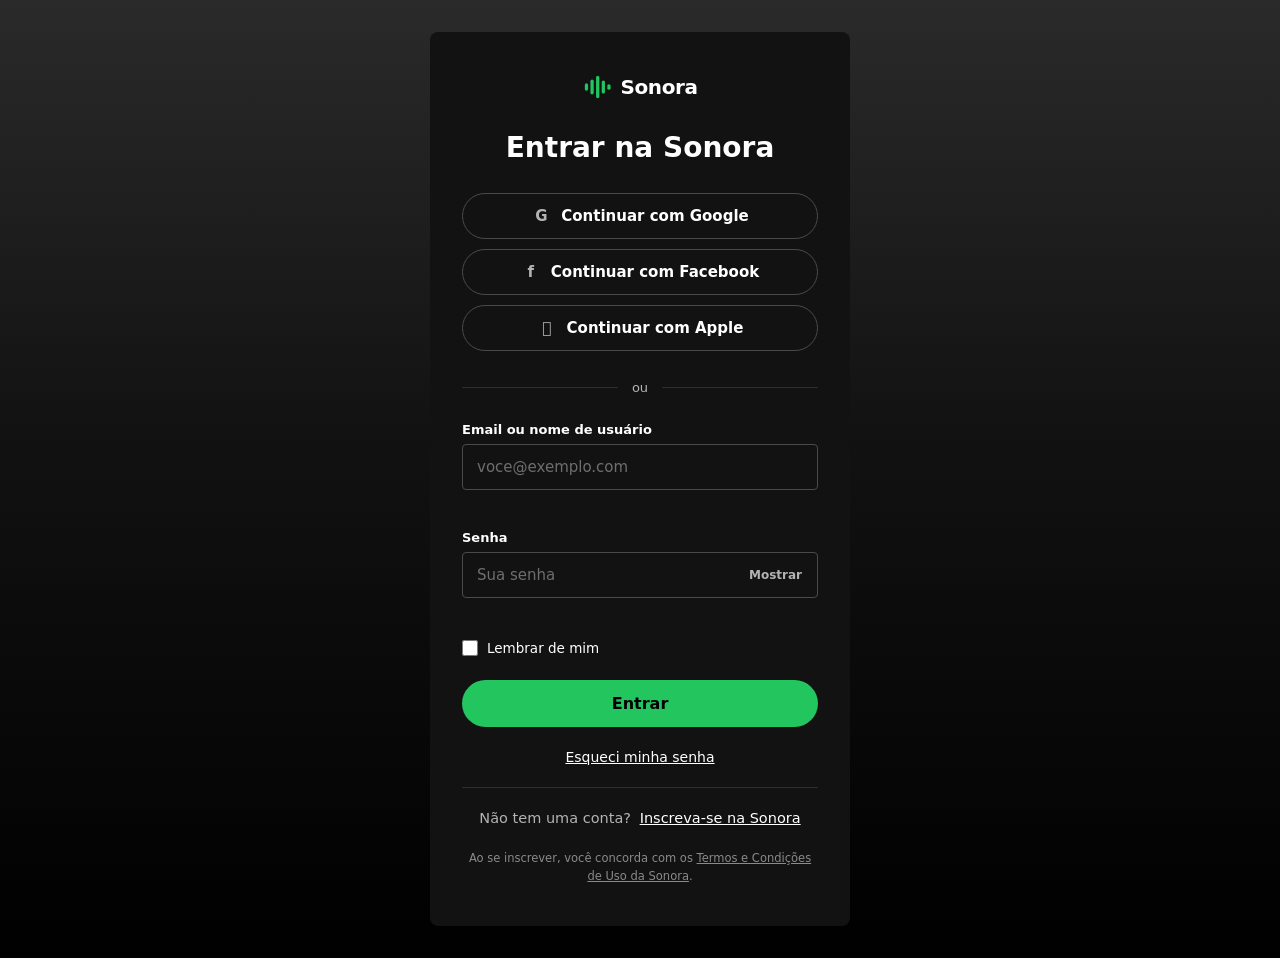
<file: index.html>
<!DOCTYPE html>
<html lang="pt-BR">
<head>
    <meta charset="UTF-8">
    <meta name="viewport" content="width=device-width, initial-scale=1.0">
    <title>Entrar - Sonora</title>
    <link rel="stylesheet" href="login.css">
</head>
<body>

  <main class="cartao">

    <header class="topo">
        <svg class="marca-icone" viewBox="0 0 32 32" aria-hidden="true">
            <rect x="3" y="12" width="3.5" height="8" rx="1.75"/>
            <rect x="9" y="8" width="3.5" height="16" rx="1.75"/>
            <rect x="15" y="4" width="3.5" height="24" rx="1.75"/>
            <rect x="21" y="9" width="3.5" height="14" rx="1.75"/>
            <rect x="27" y="13" width="3.5" height="6" rx="1.75"/>
        </svg>
        <span class="marca-nome">Sonora</span>
    </header>

    <h1>Entrar na Sonora</h1>

    <div class="sociais">
      <button type="button" class="social"><span class="icone">G</span>Continuar com Google</button>
      <button type="button" class="social"><span class="icone">f</span>Continuar com Facebook</button>
      <button type="button" class="social"><span class="icone">&#63743;</span>Continuar com Apple</button>
    </div>

    <div class="divisor"><span>ou</span></div>

    <form id="formulario" novalidate>

      <div class="campo">
        <label for="email">Email ou nome de usuário</label>
        <input type="email" id="email" placeholder="voce@exemplo.com" autocomplete="username">
        <p class="erro" id="erro-email"></p>
      </div>

      <div class="campo">
        <label for="senha">Senha</label>
        <div class="senha-caixa">
          <input type="password" id="senha" placeholder="Sua senha" autocomplete="current-password">
          <button type="button" class="olho" id="olho">Mostrar</button>
        </div>
        <p class="erro" id="erro-senha"></p>
      </div>

      <label class="lembrar">
        <input type="checkbox" id="lembrar">
        <span>Lembrar de mim</span>
      </label>

      <button type="submit" class="entrar">Entrar</button>

    </form>

    <a class="esqueci" href="#">Esqueci minha senha</a>

    <div class="rodape">
        <span>Não tem uma conta?</span>
        <a href="#">Inscreva-se na Sonora</a>
    </div>

    <p class="politica">Ao se inscrever, você concorda com os <a href="#">Termos e Condições de Uso da Sonora</a>.</p>

  </main>

  <script src="login.js"></script>
</body>
</html>
</file>
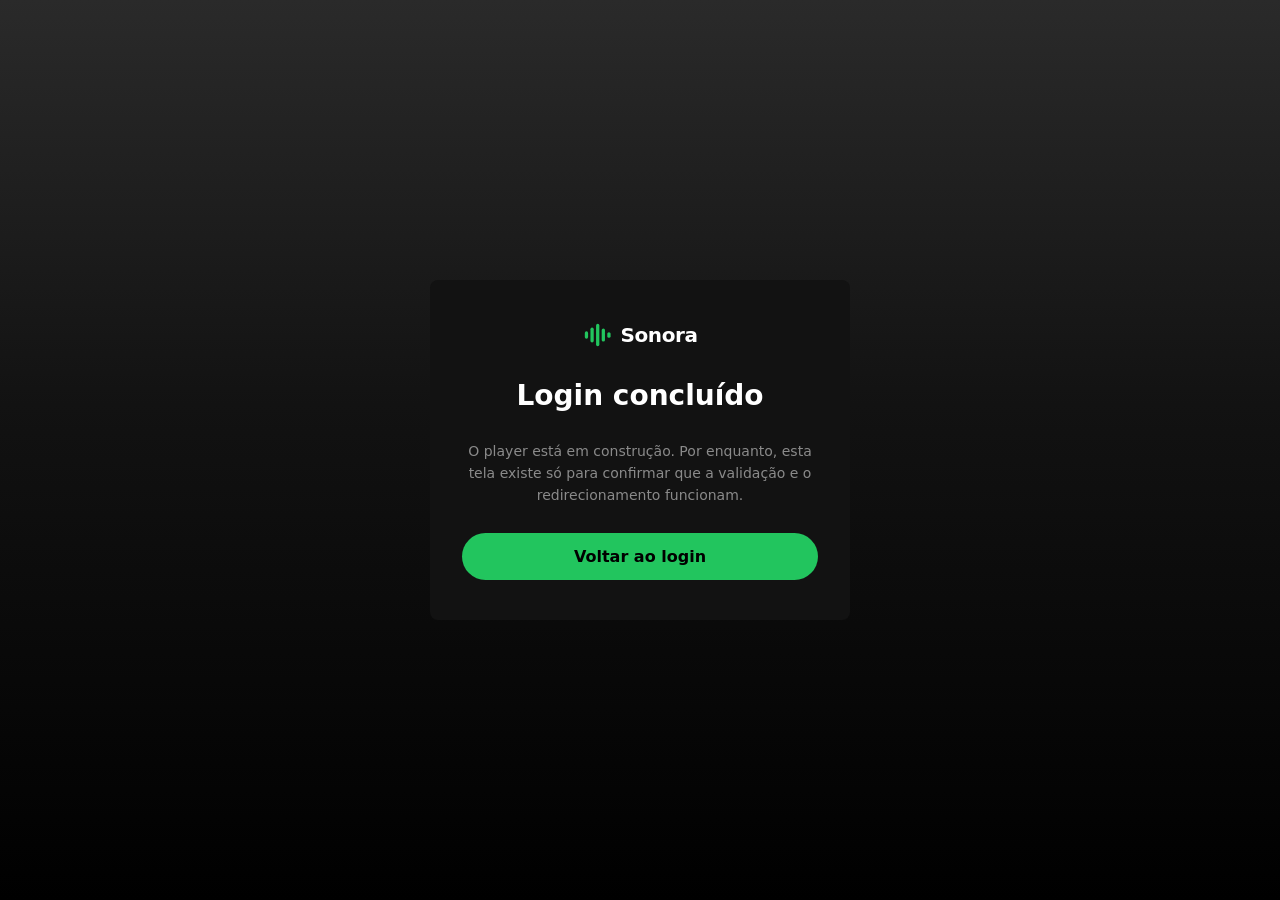
<file: app.html>
<!DOCTYPE html>
<html lang="pt-BR">
<head>
    <meta charset="UTF-8">
    <meta name="viewport" content="width=device-width, initial-scale=1.0">
    <title>Sonora</title>
    <link rel="stylesheet" href="login.css">
</head>
<body>
  <main class="cartao">
    <header class="topo">
        <svg class="marca-icone" viewBox="0 0 32 32" aria-hidden="true">
            <rect x="3" y="12" width="3.5" height="8" rx="1.75"/>
            <rect x="9" y="8" width="3.5" height="16" rx="1.75"/>
            <rect x="15" y="4" width="3.5" height="24" rx="1.75"/>
            <rect x="21" y="9" width="3.5" height="14" rx="1.75"/>
            <rect x="27" y="13" width="3.5" height="6" rx="1.75"/>
        </svg>
        <span class="marca-nome">Sonora</span>
    </header>

    <h1>Login concluído</h1>

    <p class="politica" style="font-size: 14px; margin-bottom: 26px;">
        O player está em construção. Por enquanto, esta tela existe só
        para confirmar que a validação e o redirecionamento funcionam.
    </p>

    <a class="entrar" href="index.html"
       style="display: block; text-decoration: none; text-align: center;">
        Voltar ao login
    </a>
  </main>
</body>
</html>
</file>
<file: login.css>
/* ===================== base ===================== */
* { margin: 0; padding: 0; box-sizing: border-box; }

body {
    font-family: system-ui, 'Segoe UI', sans-serif;
    background: linear-gradient(180deg, #2a2a2a 0%, #121212 45%, #000 100%);
    color: #fff;
    min-height: 100vh;
    display: flex;
    align-items: center;
    justify-content: center;
    padding: 32px 16px;
}

/* ===================== cartão ===================== */
.cartao {
    width: 100%;
    max-width: 420px;
    background-color: #121212;
    border-radius: 8px;
    padding: 40px 32px;
    text-align: center;
}

.topo {
    display: flex;
    align-items: center;
    justify-content: center;
    gap: 8px;
    margin-bottom: 28px;
}

.marca-icone { width: 30px; height: 30px; fill: #22c55e; }

.marca-nome {
    font-size: 20px;
    font-weight: 700;
    letter-spacing: -0.4px;
}

h1 {
    font-size: 28px;
    font-weight: 700;
    line-height: 1.25;
    margin-bottom: 28px;
}

/* ===================== botões sociais ===================== */
.sociais {
    display: flex;
    flex-direction: column;
    gap: 10px;
    margin-bottom: 26px;
}

.social {
    display: flex;
    align-items: center;
    justify-content: center;
    gap: 10px;
    width: 100%;
    padding: 13px 20px;
    border: 1px solid #4a4a4a;
    border-radius: 500px;
    background-color: transparent;
    color: #fff;
    font-family: inherit;
    font-size: 15px;
    font-weight: 600;
    cursor: pointer;
    transition: border-color 0.15s ease, transform 0.08s ease;
}

.social:hover  { border-color: #fff; }
.social:active { transform: scale(0.985); }

.icone {
    width: 20px;
    font-size: 15px;
    font-weight: 700;
    color: #b3b3b3;
}

/* ===================== divisor ===================== */
.divisor {
    position: relative;
    margin: 26px 0;
}

.divisor::before {
    content: "";
    position: absolute;
    top: 50%;
    left: 0;
    right: 0;
    height: 1px;
    background: #2e2e2e;
}

.divisor span {
    position: relative;
    background: #121212;
    padding: 0 14px;
    color: #b3b3b3;
    font-size: 13px;
}

/* ===================== formulário ===================== */
.campo {
    text-align: left;
    margin-bottom: 16px;
}

label {
    display: block;
    font-size: 13px;
    font-weight: 700;
    margin-bottom: 7px;
}

input[type="email"],
input[type="password"] {
    width: 100%;
    padding: 13px 14px;
    border: 1px solid #4a4a4a;
    border-radius: 4px;
    background: #121212;
    color: #fff;
    font-family: inherit;
    font-size: 15px;
    transition: border-color 0.15s ease;
}

input::placeholder { color: #6e6e6e; }

input[type="email"]:hover,
input[type="password"]:hover { border-color: #b3b3b3; }

input[type="email"]:focus,
input[type="password"]:focus {
    outline: none;
    border-color: #fff;
    box-shadow: 0 0 0 1px #fff;
}

/* ---- campo com erro ---- */
input.invalido,
input.invalido:focus {
    border-color: #f15e6c;
    box-shadow: 0 0 0 1px #f15e6c;
}

.erro {
    display: flex;
    align-items: center;
    gap: 6px;
    color: #f15e6c;
    font-size: 12.5px;
    min-height: 18px;
    margin-top: 6px;
}

.erro:not(:empty)::before {
    content: "✕";
    font-size: 11px;
}

/* ---- mostrar senha ---- */
.senha-caixa { position: relative; }

.senha-caixa input { padding-right: 84px; }

.olho {
    position: absolute;
    top: 50%;
    right: 6px;
    transform: translateY(-50%);
    border: none;
    background: transparent;
    color: #b3b3b3;
    font-family: inherit;
    font-size: 12px;
    font-weight: 600;
    padding: 8px 10px;
    cursor: pointer;
}

.olho:hover { color: #fff; }

/* ---- lembrar de mim ---- */
.lembrar {
    display: flex;
    align-items: center;
    gap: 9px;
    font-size: 13.5px;
    font-weight: 400;
    margin: 18px 0 24px;
    cursor: pointer;
}

.lembrar input {
    width: 16px;
    height: 16px;
    accent-color: #22c55e;
    cursor: pointer;
}

/* ---- botão entrar ---- */
.entrar {
    width: 100%;
    padding: 14px;
    border: none;
    border-radius: 500px;
    background: #22c55e;
    color: #000;
    font-family: inherit;
    font-size: 16px;
    font-weight: 700;
    cursor: pointer;
    transition: transform 0.08s ease, filter 0.15s ease;
}

.entrar:hover  { filter: brightness(1.08); transform: scale(1.02); }
.entrar:active { transform: scale(0.99); }

/* ===================== rodapé ===================== */
.esqueci {
    display: block;
    margin: 22px 0;
    color: #fff;
    font-size: 14px;
    text-decoration: underline;
}

.rodape {
    padding-top: 22px;
    border-top: 1px solid #2e2e2e;
    color: #b3b3b3;
    font-size: 14.5px;
}

.rodape a {
    color: #fff;
    text-decoration: underline;
    margin-left: 4px;
}

.politica {
    margin-top: 24px;
    color: #8a8a8a;
    font-size: 11.5px;
    line-height: 1.55;
}

.politica a { color: #8a8a8a; }

a:hover { color: #22c55e !important; }

/* ===================== celular ===================== */
@media (max-width: 460px) {
    .cartao { padding: 28px 20px; }
    h1      { font-size: 23px; }
}
</file>
